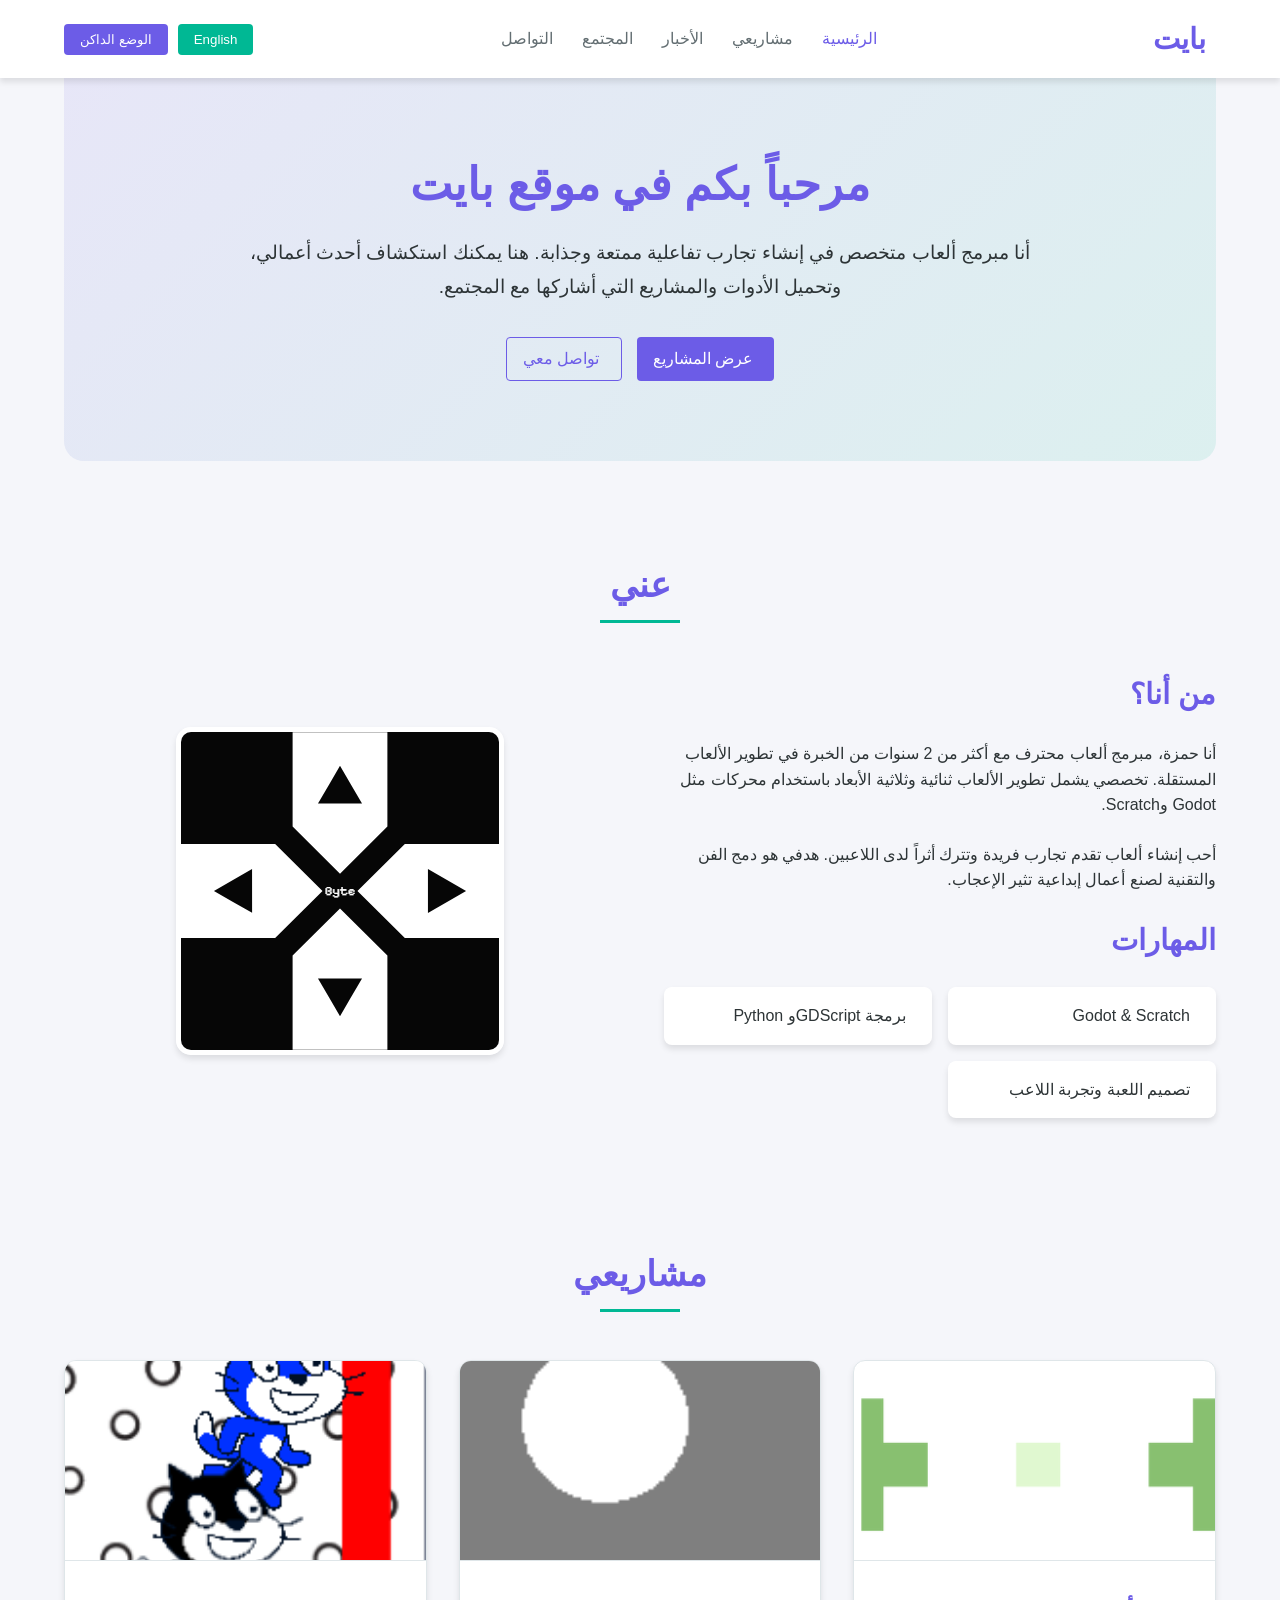
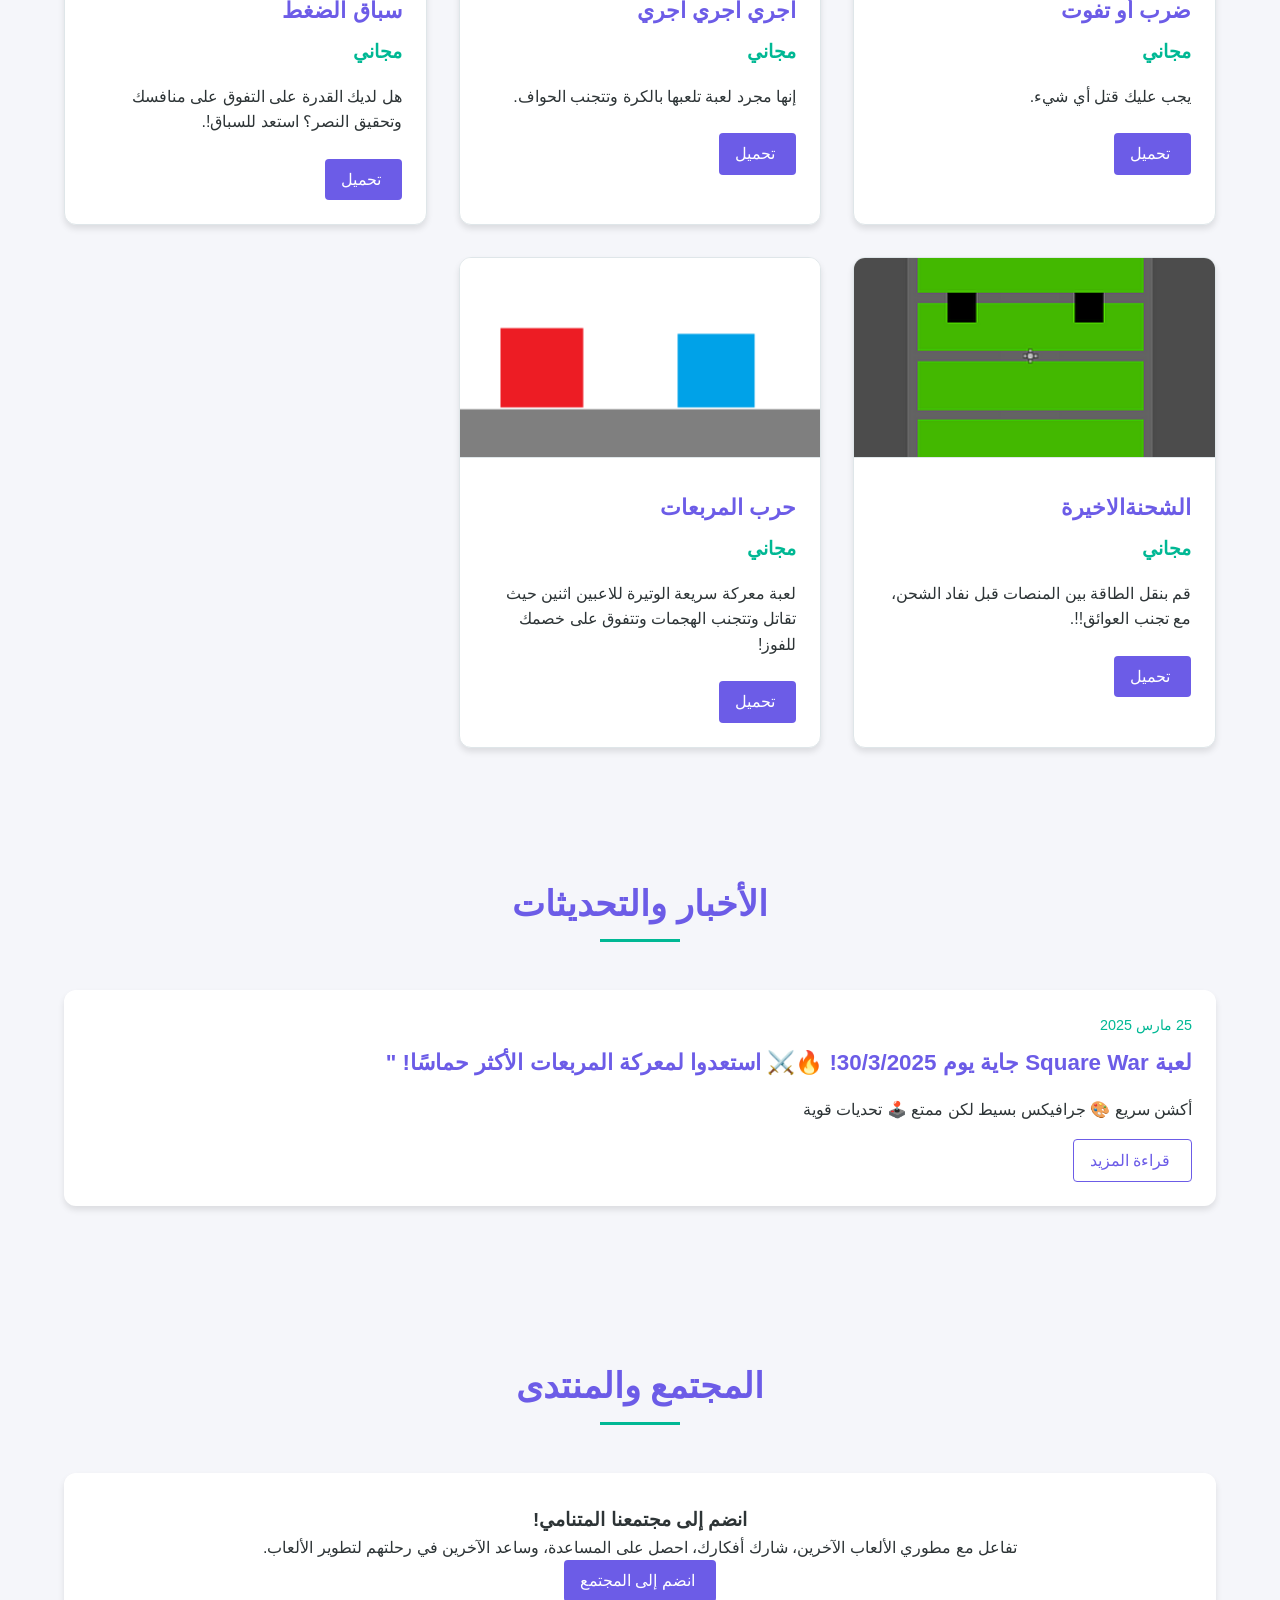
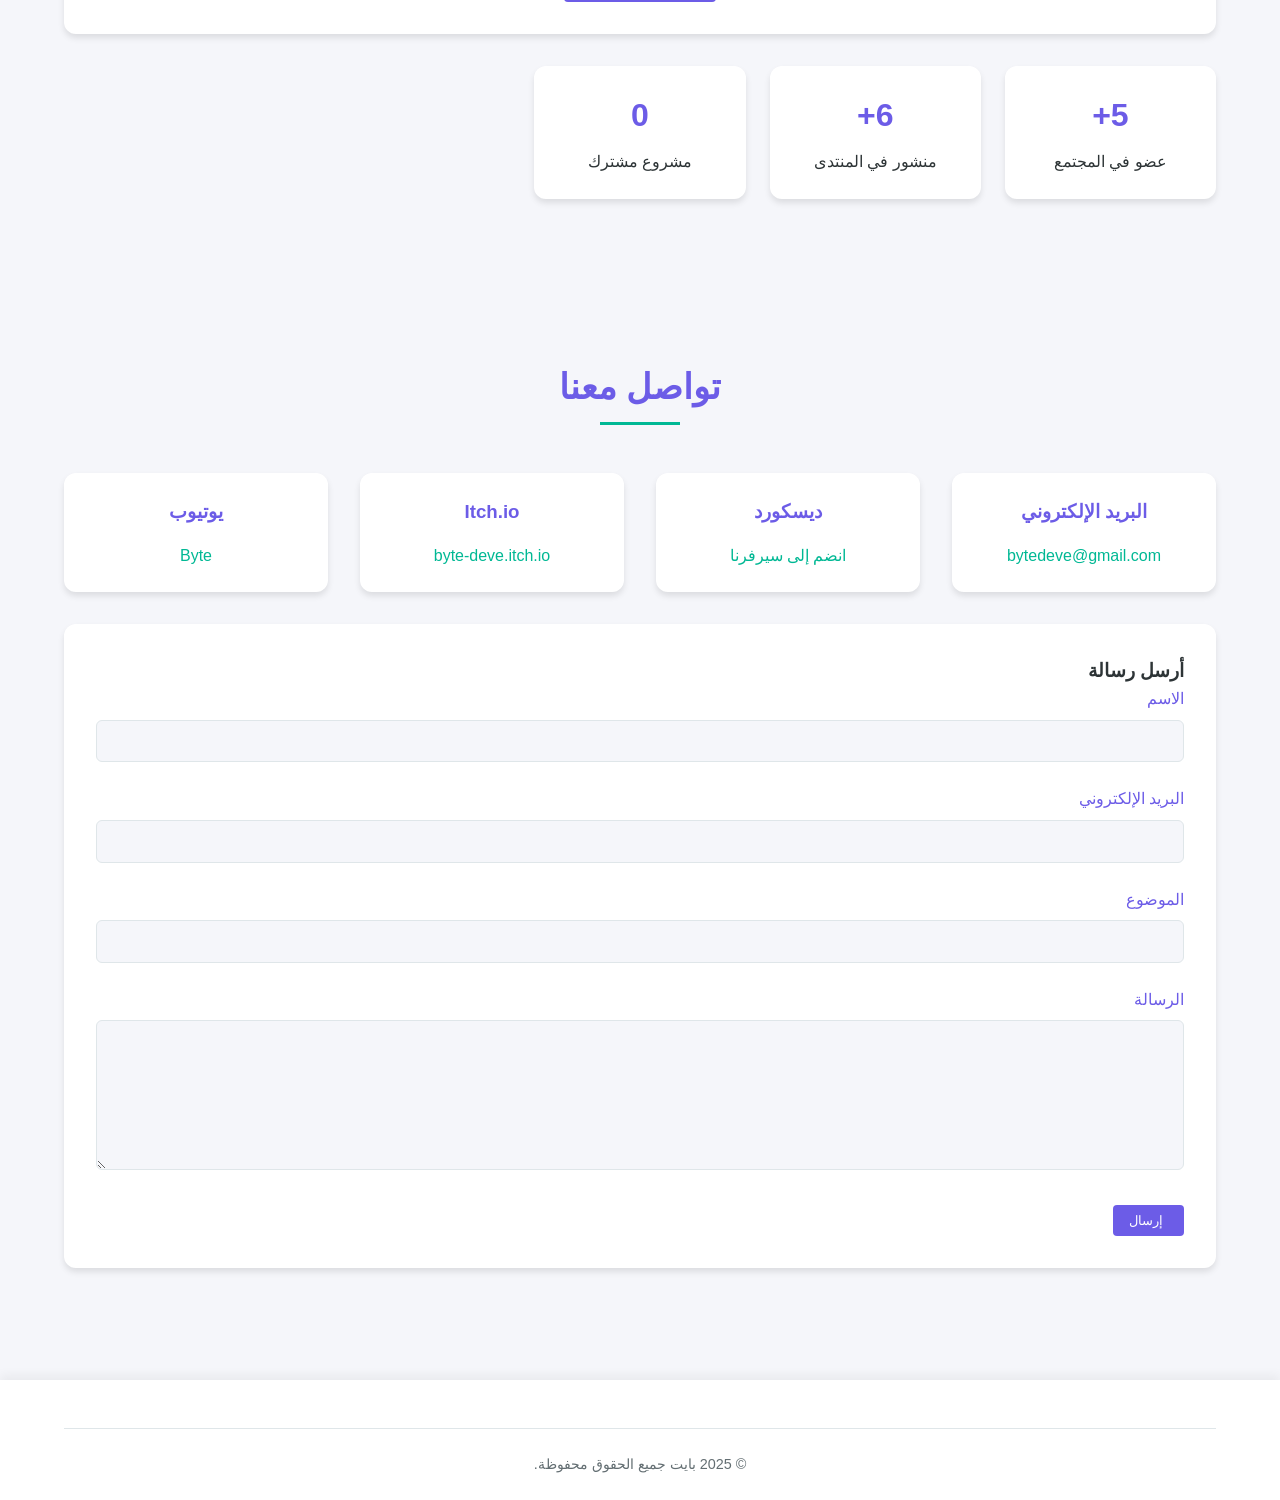
<file: index.html>
<!DOCTYPE html>
<html lang="ar" dir="rtl">
<head>
    <meta charset="UTF-8">
    <meta name="viewport" content="width=device-width, initial-scale=1.0">
    <title>بايت</title>
    <style>
        /* CSS Variables for Themes */
        :root {
            --primary-color: #6c5ce7;
            --secondary-color: #00b894;
            --accent-color: #fd79a8;
            --text-color: #2d3436;
            --bg-color: #f5f6fa;
            --card-bg: #ffffff;
            --header-bg: #ffffff;
            --border-color: #dfe6e9;
            --shadow: 0 4px 6px rgba(0, 0, 0, 0.1);
            --nav-link-color: #636e72;
            --menu-bg: #ffffff;
        }

        /* Dark Theme Variables */
        .dark-mode {
            --primary-color: #a29bfe;
            --secondary-color: #55efc4;
            --accent-color: #ff7675;
            --text-color: #f5f6fa;
            --bg-color: #2d3436;
            --card-bg: #1e272e;
            --header-bg: #1e272e;
            --border-color: #3d4a52;
            --shadow: 0 4px 6px rgba(0, 0, 0, 0.3);
            --nav-link-color: #b2bec3;
            --menu-bg: #1e272e;
        }

        /* Base Styles */
        * {
            box-sizing: border-box;
            margin: 0;
            padding: 0;
            text-decoration: none;
            scroll-behavior: smooth;
        }

        body {
            font-family: 'Tajawal', 'Segoe UI', Tahoma, Geneva, Verdana, sans-serif;
            background-color: var(--bg-color);
            color: var(--text-color);
            transition: all 0.3s ease;
            line-height: 1.6;
        }

        /* Header Styles */
        header {
            background-color: var(--header-bg);
            box-shadow: var(--shadow);
            position: sticky;
            top: 0;
            z-index: 1000;
            padding: 1rem 0;
        }

        .container {
            width: 90%;
            max-width: 1200px;
            margin: 0 auto;
        }

        .header-container {
            display: flex;
            justify-content: space-between;
            align-items: center;
            position: relative;
        }

        .logo {
            font-size: 1.8rem;
            font-weight: bold;
            color: var(--primary-color);
            text-decoration: none;
            display: flex;
            align-items: center;
            gap: 10px;
        }

        .logo i {
            font-size: 1.5rem;
        }

        /* Navigation */
        nav.desktop-nav ul {
            display: flex;
            list-style: none;
            padding: 0;
            margin: 0;
        }

        nav.desktop-nav ul li {
            margin-left: 1.5rem;
            position: relative;
        }

        nav.desktop-nav ul li a {
            color: var(--nav-link-color);
            text-decoration: none;
            font-weight: 500;
            transition: color 0.3s;
            display: flex;
            align-items: center;
            gap: 5px;
        }

        nav.desktop-nav ul li a i {
            font-size: 0.9rem;
        }

        nav.desktop-nav ul li a:hover {
            color: var(--primary-color);
        }

        .active {
            color: var(--primary-color) !important;
        }

        /* Burger Menu */
        .burger-menu {
            display: none;
            cursor: pointer;
            font-size: 1.5rem;
            color: var(--nav-link-color);
        }

        .mobile-nav {
            display: none;
            position: fixed;
            top: 0;
            right: -100%;
            width: 80%;
            max-width: 300px;
            height: 100vh;
            background-color: var(--menu-bg);
            box-shadow: -5px 0 15px rgba(0, 0, 0, 0.1);
            z-index: 1100;
            transition: right 0.3s ease;
            padding: 2rem;
            overflow-y: auto;
        }

        .mobile-nav.active {
            right: 0;
        }

        .mobile-nav ul {
            list-style: none;
            margin-top: 2rem;
        }

        .mobile-nav ul li {
            margin-bottom: 1.5rem;
        }

        .mobile-nav ul li a {
            color: var(--nav-link-color);
            text-decoration: none;
            font-size: 1.1rem;
            display: flex;
            align-items: center;
            gap: 10px;
        }

        .mobile-nav ul li a i {
            width: 20px;
            text-align: center;
        }

        .mobile-nav .close-btn {
            position: absolute;
            top: 1rem;
            left: 1rem;
            font-size: 1.5rem;
            cursor: pointer;
            color: var(--nav-link-color);
        }

        .overlay {
            display: none;
            position: fixed;
            top: 0;
            left: 0;
            width: 100%;
            height: 100%;
            background-color: rgba(0, 0, 0, 0.5);
            z-index: 1050;
        }

        .overlay.active {
            display: block;
        }

        /* Theme Toggle Buttons */
        .theme-toggle {
            display: flex;
            gap: 10px;
            align-items: center;
        }

        .btn {
            padding: 0.5rem 1rem;
            border: none;
            border-radius: 4px;
            cursor: pointer;
            font-weight: 500;
            transition: all 0.3s;
            display: inline-flex;
            align-items: center;
            gap: 5px;
        }

        .btn-primary {
            background-color: var(--primary-color);
            color: white;
        }

        .btn-secondary {
            background-color: var(--secondary-color);
            color: white;
        }

        .btn-accent {
            background-color: var(--accent-color);
            color: white;
        }

        .btn-outline {
            background-color: transparent;
            border: 1px solid var(--primary-color);
            color: var(--primary-color);
        }

        .btn:hover {
            opacity: 0.9;
            transform: translateY(-2px);
            box-shadow: 0 2px 5px rgba(0, 0, 0, 0.2);
        }

        /* Hero Section */
        .hero {
            padding: 5rem 0;
            text-align: center;
            background: linear-gradient(135deg, rgba(108, 92, 231, 0.1) 0%, rgba(0, 184, 148, 0.1) 100%);
            border-radius: 0 0 20px 20px;
            margin-bottom: 2rem;
        }

        .hero h1 {
            font-size: 2.8rem;
            margin-bottom: 1.5rem;
            color: var(--primary-color);
            line-height: 1.2;
        }

        .hero p {
            font-size: 1.2rem;
            max-width: 800px;
            margin: 0 auto 2rem;
            line-height: 1.8;
        }

        .hero-btns {
            display: flex;
            gap: 15px;
            justify-content: center;
            flex-wrap: wrap;
        }

        /* About Section */
        .section {
            padding: 4rem 0;
        }

        .section-title {
            text-align: center;
            margin-bottom: 3rem;
            position: relative;
        }

        .section-title h2 {
            font-size: 2.2rem;
            color: var(--primary-color);
            display: inline-block;
            padding-bottom: 10px;
        }

        .section-title h2::after {
            content: '';
            position: absolute;
            bottom: 0;
            left: 50%;
            transform: translateX(-50%);
            width: 80px;
            height: 3px;
            background-color: var(--secondary-color);
        }

        .about-content {
            display: flex;
            flex-wrap: wrap;
            align-items: center;
            gap: 3rem;
        }

        .about-text {
            flex: 1;
            min-width: 300px;
        }

        .about-text h3 {
            font-size: 1.8rem;
            margin-bottom: 1.5rem;
            color: var(--primary-color);
        }

        .about-text p {
            margin-bottom: 1.5rem;
        }

        .skills-list {
            display: grid;
            grid-template-columns: repeat(auto-fill, minmax(200px, 1fr));
            gap: 1rem;
            margin-top: 1.5rem;
        }

        .skill-item {
            background-color: var(--card-bg);
            padding: 1rem;
            border-radius: 8px;
            box-shadow: var(--shadow);
            display: flex;
            align-items: center;
            gap: 10px;
        }

        .skill-item i {
            color: var(--secondary-color);
            font-size: 1.2rem;
        }

        .about-image {
            flex: 1;
            min-width: 300px;
            text-align: center;
        }

        .about-image img {
            max-width: 100%;
            border-radius: 15px;
            box-shadow: var(--shadow);
            border: 5px solid var(--card-bg);
        }

        /* Games Section */
        .games-grid {
            display: grid;
            grid-template-columns: repeat(auto-fill, minmax(320px, 1fr));
            gap: 2rem;
        }

        .game-card {
            background-color: var(--card-bg);
            border-radius: 12px;
            overflow: hidden;
            box-shadow: var(--shadow);
            transition: transform 0.3s, box-shadow 0.3s;
            border: 1px solid var(--border-color);
        }

        .game-card:hover {
            transform: translateY(-10px);
            box-shadow: 0 10px 20px rgba(0, 0, 0, 0.15);
        }

        .game-image {
            width: 100%;
            height: 200px;
            object-fit: cover;
            border-bottom: 1px solid var(--border-color);
        }

        .game-details {
            padding: 1.5rem;
        }

        .game-title {
            font-size: 1.4rem;
            margin-bottom: 0.5rem;
            color: var(--primary-color);
        }

        .game-price {
            font-weight: bold;
            color: var(--secondary-color);
            margin-bottom: 1rem;
            font-size: 1.2rem;
        }

        .game-description {
            margin-bottom: 1.5rem;
            line-height: 1.6;
            color: var(--text-color);
        }

        .game-features {
            margin-bottom: 1.5rem;
            list-style-position: inside;
        }

        .game-features li {
            margin-bottom: 0.5rem;
            display: flex;
            align-items: center;
            gap: 5px;
        }

        .game-features li::before {
            content: '•';
            color: var(--accent-color);
            font-weight: bold;
            margin-left: 5px;
        }

        .game-btns {
            display: flex;
            gap: 10px;
            flex-wrap: wrap;
        }

        /* Blog Section */
        .blog-grid {
            display: grid;
            grid-template-columns: repeat(auto-fill, minmax(300px, 1fr));
            gap: 2rem;
        }

        .blog-card {
            background-color: var(--card-bg);
            border-radius: 12px;
            overflow: hidden;
            box-shadow: var(--shadow);
            transition: transform 0.3s;
        }

        .blog-card:hover {
            transform: translateY(-5px);
        }

        .blog-image {
            width: 100%;
            height: 180px;
            object-fit: cover;
        }

        .blog-content {
            padding: 1.5rem;
        }

        .blog-date {
            font-size: 0.9rem;
            color: var(--secondary-color);
            margin-bottom: 0.5rem;
        }

        .blog-title {
            font-size: 1.3rem;
            margin-bottom: 1rem;
            color: var(--primary-color);
        }

        .blog-excerpt {
            margin-bottom: 1.5rem;
            color: var(--text-color);
        }

        /* Downloads Section */
        .downloads-grid {
            display: grid;
            grid-template-columns: repeat(auto-fill, minmax(250px, 1fr));
            gap: 2rem;
        }

        .download-card {
            background-color: var(--card-bg);
            border-radius: 12px;
            padding: 1.5rem;
            box-shadow: var(--shadow);
            text-align: center;
            transition: transform 0.3s;
        }

        .download-card:hover {
            transform: translateY(-5px);
        }

        .download-icon {
            font-size: 2.5rem;
            color: var(--primary-color);
            margin-bottom: 1rem;
        }

        .download-title {
            font-size: 1.3rem;
            margin-bottom: 1rem;
            color: var(--primary-color);
        }

        .download-size {
            color: var(--secondary-color);
            margin-bottom: 1.5rem;
            font-size: 0.9rem;
        }

        /* Store Section */
        .store-grid {
            display: grid;
            grid-template-columns: repeat(auto-fill, minmax(280px, 1fr));
            gap: 2rem;
        }

        .store-card {
            background-color: var(--card-bg);
            border-radius: 12px;
            overflow: hidden;
            box-shadow: var(--shadow);
            transition: transform 0.3s;
        }

        .store-card:hover {
            transform: translateY(-5px);
        }

        .store-image {
            width: 100%;
            height: 180px;
            object-fit: cover;
        }

        .store-content {
            padding: 1.5rem;
        }

        .store-title {
            font-size: 1.3rem;
            margin-bottom: 0.5rem;
            color: var(--primary-color);
        }

        .store-price {
            font-weight: bold;
            color: var(--secondary-color);
            margin-bottom: 1rem;
            font-size: 1.2rem;
        }

        .store-description {
            margin-bottom: 1.5rem;
            color: var(--text-color);
        }

        /* News Section */
        .news-item {
            background-color: var(--card-bg);
            border-radius: 12px;
            padding: 1.5rem;
            margin-bottom: 1.5rem;
            box-shadow: var(--shadow);
        }

        .news-date {
            font-size: 0.9rem;
            color: var(--secondary-color);
            margin-bottom: 0.5rem;
        }

        .news-title {
            font-size: 1.4rem;
            margin-bottom: 1rem;
            color: var(--primary-color);
        }

        .news-content {
            margin-bottom: 1rem;
            color: var(--text-color);
        }

        /* Forum Section */
        .forum-intro {
            background-color: var(--card-bg);
            border-radius: 12px;
            padding: 2rem;
            margin-bottom: 2rem;
            box-shadow: var(--shadow);
            text-align: center;
        }

        .forum-stats {
            display: grid;
            grid-template-columns: repeat(auto-fill, minmax(200px, 1fr));
            gap: 1.5rem;
            margin-bottom: 2rem;
        }

        .stat-card {
            background-color: var(--card-bg);
            border-radius: 12px;
            padding: 1.5rem;
            text-align: center;
            box-shadow: var(--shadow);
        }

        .stat-number {
            font-size: 2rem;
            font-weight: bold;
            color: var(--primary-color);
            margin-bottom: 0.5rem;
        }

        .stat-label {
            color: var(--text-color);
        }

        /* Contact Section */
        .contact-methods {
            display: grid;
            grid-template-columns: repeat(auto-fill, minmax(250px, 1fr));
            gap: 2rem;
            margin-bottom: 2rem;
        }

        .contact-card {
            background-color: var(--card-bg);
            padding: 1.5rem;
            border-radius: 12px;
            text-align: center;
            box-shadow: var(--shadow);
            transition: transform 0.3s;
        }

        .contact-card:hover {
            transform: translateY(-5px);
        }

        .contact-card i {
            font-size: 2rem;
            color: var(--primary-color);
            margin-bottom: 1rem;
        }

        .contact-card h3 {
            margin-bottom: 1rem;
            color: var(--primary-color);
        }

        .contact-card a {
            color: var(--secondary-color);
            text-decoration: none;
            word-break: break-all;
            transition: color 0.3s;
        }

        .contact-card a:hover {
            color: var(--accent-color);
            text-decoration: underline;
        }

        .contact-form {
            background-color: var(--card-bg);
            border-radius: 12px;
            padding: 2rem;
            box-shadow: var(--shadow);
            margin-top: 2rem;
        }

        .form-group {
            margin-bottom: 1.5rem;
        }

        .form-group label {
            display: block;
            margin-bottom: 0.5rem;
            font-weight: 500;
            color: var(--primary-color);
        }

        .form-control {
            width: 100%;
            padding: 0.8rem;
            border: 1px solid var(--border-color);
            border-radius: 6px;
            background-color: var(--bg-color);
            color: var(--text-color);
            font-family: inherit;
            transition: border-color 0.3s;
        }

        .form-control:focus {
            outline: none;
            border-color: var(--primary-color);
        }

        textarea.form-control {
            min-height: 150px;
            resize: vertical;
        }

        /* Footer */
        footer {
            background-color: var(--header-bg);
            padding: 3rem 0 1.5rem;
            margin-top: 3rem;
            box-shadow: 0 -5px 10px rgba(0, 0, 0, 0.05);
        }

        .footer-content {
            display: grid;
            grid-template-columns: repeat(auto-fill, minmax(200px, 1fr));
            gap: 2rem;
            margin-bottom: 2rem;
        }

        .footer-column h3 {
            color: var(--primary-color);
            margin-bottom: 1.5rem;
            font-size: 1.2rem;
        }

        .footer-column ul {
            list-style: none;
        }

        .footer-column ul li {
            margin-bottom: 0.8rem;
        }

        .footer-column ul li a {
            color: var(--nav-link-color);
            text-decoration: none;
            transition: color 0.3s;
        }

        .footer-column ul li a:hover {
            color: var(--primary-color);
        }

        .social-links {
            display: flex;
            gap: 1rem;
            margin-top: 1rem;
        }

        .social-links a {
            color: var(--nav-link-color);
            font-size: 1.2rem;
            transition: color 0.3s;
        }

        .social-links a:hover {
            color: var(--primary-color);
        }

        .copyright {
            text-align: center;
            padding-top: 1.5rem;
            border-top: 1px solid var(--border-color);
            color: var(--nav-link-color);
            font-size: 0.9rem;
        }

        /* Back to Top Button */
        .back-to-top {
            position: fixed;
            bottom: 20px;
            right: 20px;
            width: 50px;
            height: 50px;
            background-color: var(--primary-color);
            color: white;
            border-radius: 50%;
            display: flex;
            align-items: center;
            justify-content: center;
            font-size: 1.2rem;
            cursor: pointer;
            opacity: 0;
            visibility: hidden;
            transition: all 0.3s;
            z-index: 100;
            box-shadow: 0 2px 10px rgba(0, 0, 0, 0.2);
        }

        .back-to-top.active {
            opacity: 1;
            visibility: visible;
        }

        .back-to-top:hover {
            background-color: var(--secondary-color);
        }

        /* Responsive Styles */
        @media (max-width: 992px) {
            .hero h1 {
                font-size: 2.4rem;
            }
            
            nav.desktop-nav {
                display: none;
            }
            
            .burger-menu {
                display: block;
            }
        }

        @media (max-width: 768px) {
            .hero {
                padding: 3rem 0;
            }
            
            .hero h1 {
                font-size: 2rem;
            }
            
            .hero p {
                font-size: 1.1rem;
            }
            
            .section-title h2 {
                font-size: 1.8rem;
            }
            
            .about-content {
                flex-direction: column;
            }
            
            .footer-content {
                grid-template-columns: 1fr 1fr;
            }
        }

        @media (max-width: 576px) {
            .hero h1 {
                font-size: 1.8rem;
            }
            
            .hero-btns {
                flex-direction: column;
                align-items: center;
            }
            
            .btn {
                width: 100%;
                justify-content: center;
            }
            
            .footer-content {
                grid-template-columns: 1fr;
            }
        }

        /* RTL/LTR Styles */
        [dir="rtl"] {
            text-align: right;
        }

        [dir="ltr"] {
            text-align: left;
        }

        [dir="rtl"] nav.desktop-nav ul li {
            margin-right: 1.5rem;
            margin-left: 0;
        }

        [dir="ltr"] .mobile-nav {
            right: auto;
            left: -100%;
        }

        [dir="ltr"] .mobile-nav.active {
            right: auto;
            left: 0;
        }

        [dir="rtl"] .close-btn {
            right: 1rem;
            left: auto;
        }

        /* Animation */
        @keyframes fadeIn {
            from { opacity: 0; transform: translateY(20px); }
            to { opacity: 1; transform: translateY(0); }
        }

        .fade-in {
            animation: fadeIn 0.6s ease forwards;
        }

        /* Delay for items */
        .delay-1 { animation-delay: 0.1s; }
        .delay-2 { animation-delay: 0.2s; }
        .delay-3 { animation-delay: 0.3s; }
        .delay-4 { animation-delay: 0.4s; }
        .delay-5 { animation-delay: 0.5s; }

        /* Icon Font */
        @import url('https://cdnjs.cloudflare.com/ajax/libs/font-awesome/6.0.0-beta3/css/all.min.css');
        @import url('https://fonts.googleapis.com/css2?family=Tajawal:wght@400;500;700&display=swap');
    </style>
</head>
<body>
    <!-- Header with Navigation -->
    <header>
        <div class="container header-container">
            <a href="#" class="logo">
                <i class="fas fa-gamepad"></i>
                <span data-lang="logo">بايت</span>
            </a>
            
            <nav class="desktop-nav">
                <ul>
                    <li><a href="#home" class="active"><i class="fas fa-home"></i> <span data-lang="home">الرئيسية</span></a></li>
                    <li><a href="#projects"><i class="fas fa-project-diagram"></i> <span data-lang="projects">مشاريعي</span></a></li>
                    <li><a href="#news"><i class="fas fa-newspaper"></i> <span data-lang="news">الأخبار</span></a></li>
                    <li><a href="#forum"><i class="fas fa-users"></i> <span data-lang="forum">المجتمع</span></a></li>
                    <li><a href="#contact"><i class="fas fa-envelope"></i> <span data-lang="contact">التواصل</span></a></li>
                </ul>
            </nav>
            
            <div class="theme-toggle">
                <button id="langToggle" class="btn btn-secondary" data-lang="toggleLang">English</button>
                <button id="themeToggle" class="btn btn-primary" data-lang="toggleTheme">الوضع الداكن</button>
            </div>
            
            <div class="burger-menu">
                <i class="fas fa-bars"></i>
            </div>
        </div>
    </header>
     
    <!-- Mobile Navigation -->
    <div class="overlay"></div>
    <nav class="mobile-nav">
        <div class="close-btn">
            <i class="fas fa-times"></i>
        </div>
        <ul>
            <li><a href="#home" class="active"><i class="fas fa-home"></i> <span data-lang="home">الرئيسية</span></a></li>
            <li><a href="#projects"><i class="fas fa-project-diagram"></i> <span data-lang="projects">مشاريعي</span></a></li>
            <li><a href="#forum"><i class="fas fa-users"></i> <span data-lang="forum">المجتمع</span></a></li>
            <li><a href="#contact"><i class="fas fa-envelope"></i> <span data-lang="contact">التواصل</span></a></li>
        </ul>
    </nav>

    <!-- Main Content -->
    <main class="container">
        <!-- Home Section -->
        <section id="home" class="hero fade-in">
            <h1 data-lang="welcome">مرحباً بكم في موقع بايت</h1>
            <p data-lang="welcomeText">أنا مبرمج ألعاب متخصص في إنشاء تجارب تفاعلية ممتعة وجذابة. هنا يمكنك استكشاف أحدث أعمالي، وتحميل الأدوات والمشاريع التي أشاركها مع المجتمع.</p>
            <div class="hero-btns">
                <a href="#projects" class="btn btn-primary"><i class="fas fa-gamepad"></i> <span data-lang="viewProjects">عرض المشاريع</span></a>
                <a href="#contact" class="btn btn-outline"><i class="fas fa-envelope"></i> <span data-lang="contactMe">تواصل معي</span></a>
            </div>
        </section>

        <!-- About Section -->
        <section id="about" class="section">
            <div class="section-title">
                <h2 data-lang="aboutTitle">عني</h2>
            </div>
            <div class="about-content fade-in delay-1">
                <div class="about-text">
                    <h3 data-lang="whoAmI">من أنا؟</h3>
                    <p data-lang="aboutText1">أنا حمزة، مبرمج ألعاب محترف مع أكثر من 2 سنوات من الخبرة في تطوير الألعاب المستقلة. تخصصي يشمل تطوير الألعاب ثنائية وثلاثية الأبعاد باستخدام محركات مثل Godot  وScratch.</p>
                    <p data-lang="aboutText2">أحب إنشاء ألعاب تقدم تجارب فريدة وتترك أثراً لدى اللاعبين. هدفي هو دمج الفن والتقنية لصنع أعمال إبداعية تثير الإعجاب.</p>
                    <h3 data-lang="skills">المهارات</h3>
                    <div class="skills-list">
                        <div class="skill-item">
                            <i class="fas fa-code"></i>
                            <span data-lang="skill1">Godot & Scratch</span>
                        </div>
                        <div class="skill-item">
                            <i class="fas fa-laptop-code"></i>
                            <span data-lang="skill2">برمجة GDScriptو Python</span>
                        </div>
                        <div class="skill-item">
                            <i class="fas fa-gamepad"></i>
                            <span data-lang="skill3">تصميم اللعبة وتجربة اللاعب</span>
                        </div>
                    </div>
                </div>
                <div class="about-image">
                    <img src="favicon.png" alt="صورة المبرمج" data-lang="devImage" data-lang-alt="Developer Image">
                </div>
            </div>
        </section>

        <!-- Projects Section -->
        <section id="projects" class="section">
            <div class="section-title">
                <h2 data-lang="projectsTitle">مشاريعي</h2>
            </div>
            <div class="games-grid">
                <!-- Game 1 -->
                <div class="game-card fade-in delay-2">
                    <img src="assets/img/project/hit.png" class="game-image" alt="صورة اللعبة" data-lang="game1Image" data-lang-alt="Game 1 Image">
                    <div class="game-details">
                        <h3 class="game-title" data-lang="game1Title">ضرب أو تفوت</h3>
                        <div class="game-price" data-lang="game1Price">مجاني</div>
                        <p class="game-description" data-lang="game1Desc">يجب عليك قتل أي شيء.</p>                       
                        <div class="game-btns">
                            <a href="https://byte-deve.itch.io/hit-or-miss" class="btn btn-primary"><i class="fas fa-download"></i> <span data-lang="download">تحميل</span></a>
                        </div>
                    </div>
                </div>

                <!-- Game 2 -->
                <div class="game-card fade-in delay-3">
                    <img src="assets/img/project/icon.png" class="game-image" alt="صورة اللعبة" data-lang="game2Image" data-lang-alt="Game 2 Image">
                    <div class="game-details">
                        <h3 class="game-title" data-lang="game2Title">اجري اجري اجري</h3>
                        <div class="game-price" data-lang="game2Price">مجاني</div>
                        <p class="game-description" data-lang="game2Desc">إنها مجرد لعبة تلعبها بالكرة وتتجنب الحواف.</p>
                        <div class="game-btns">
                            <a href="https://byte-deve.itch.io/run-run-run" class="btn btn-primary"><i class="fas fa-download"></i> <span data-lang="download">تحميل</span></a>
                        </div>
                    </div>
                </div>

                <!-- Game 3 -->
                <div class="game-card fade-in delay-4">
                    <img src="assets/img/project/icon (2).png" class="game-image" alt="صورة اللعبة" data-lang="game3Image" data-lang-alt="Game 3 Image">
                    <div class="game-details">
                        <h3 class="game-title" data-lang="game3Title">سباق الضغط</h3>
                        <div class="game-price" data-lang="game3Price">مجاني</div>
                        <p class="game-description" data-lang="game3Desc">هل لديك القدرة على التفوق على منافسك وتحقيق النصر؟ استعد للسباق!.</p>
                        <div class="game-btns">
                            <a href="https://byte-deve.itch.io/clicker-race" class="btn btn-primary"><i class="fas fa-download"></i> <span data-lang="download">تحميل</span></a>
                        </div>
                    </div>
                </div>
                <div class="game-card fade-in delay-4">
                    <img src="assets/img/project/Xolarl.png" class="game-image" alt="صورة اللعبة" data-lang="game3Image" data-lang-alt="Game 3 Image">
                    <div class="game-details">
                        <h3 class="game-title" data-lang="game4Title">الشحنةالاخيرة</h3>
                        <div class="game-price" data-lang="game4Price">مجاني</div>
                        <p class="game-description" data-lang="game4Desc">قم بنقل الطاقة بين المنصات قبل نفاد الشحن، مع تجنب العوائق!!.</p>
                        <div class="game-btns">
                            <a href="https://byte-deve.itch.io/the-last-charge" class="btn btn-primary"><i class="fas fa-download"></i> <span data-lang="download">تحميل</span></a>
                        </div>
                    </div>
                </div>
                <div class="game-card fade-in delay-4">
                    <img src="assets/img/project/icon (3).png" class="game-image" alt="صورة اللعبة" data-lang="game3Image" data-lang-alt="Game 3 Image">
                    <div class="game-details">
                        <h3 class="game-title" data-lang="game5Title">حرب المربعات</h3>
                        <div class="game-price" data-lang="game5Price">مجاني</div>
                        <p class="game-description" data-lang="game5Desc">لعبة معركة سريعة الوتيرة للاعبين اثنين حيث تقاتل وتتجنب الهجمات وتتفوق على خصمك للفوز!</p>
                        <div class="game-btns">
                            <a href="https://byte-deve.itch.io/square-war" class="btn btn-primary"><i class="fas fa-download"></i> <span data-lang="download">تحميل</span></a>
                        </div>
                    </div>
                </div>
            </div>
        </section>

        <!-- News Section -->
        <section id="news" class="section">
            <div class="section-title">
                <h2 data-lang="newsTitle">الأخبار والتحديثات</h2>
            </div>
            
            <!-- News Item 1 -->
            <div class="news-item fade-in delay-2">
                <div class="news-date" data-lang="news1Date">25 مارس 2025</div>
                <h3 class="news-title" data-lang="news1Title">لعبة Square War جاية يوم 30/3/2025! 🔥⚔️
                    استعدوا لمعركة المربعات الأكثر حماسًا! "</h3>
                <p class="news-content" data-lang="news1Content"> أكشن سريع
                    🎨 جرافيكس بسيط لكن ممتع
                    🕹️ تحديات قوية</p>
                <a href="http://youtube.com/post/UgkxQiccc4gsPpkzdOYDcWPFpeiwGYm0r69o?si=pdvAbek3bTSrfZff" class="btn btn-outline"><i class="fas fa-newspaper"></i> <span data-lang="readMore">قراءة المزيد</span></a>
            </div>
            
            
        </section>

        <!-- Forum Section -->
        <section id="forum" class="section">
            <div class="section-title">
                <h2 data-lang="forumTitle">المجتمع والمنتدى</h2>
            </div>
            
            <div class="forum-intro fade-in delay-2">
                <h3 data-lang="forumWelcome">انضم إلى مجتمعنا المتنامي!</h3>
                <p data-lang="forumIntro">تفاعل مع مطوري الألعاب الآخرين، شارك أفكارك، احصل على المساعدة، وساعد الآخرين في رحلتهم لتطوير الألعاب.</p>
                <a href="https://discord.gg/sXSQdAAE" class="btn btn-primary"><i class="fas fa-users"></i> <span data-lang="joinCommunity">انضم إلى المجتمع</span></a>
            </div>
            
            <div class="forum-stats">
                <div class="stat-card fade-in delay-3">
                    <div class="stat-number">5+</div>
                    <div class="stat-label" data-lang="stat1">عضو في المجتمع</div>
                </div>
                <div class="stat-card fade-in delay-4">
                    <div class="stat-number">6+</div>
                    <div class="stat-label" data-lang="stat2">منشور في المنتدى</div>
                </div>
                <div class="stat-card fade-in delay-5">
                    <div class="stat-number">0</div>
                    <div class="stat-label" data-lang="stat3">مشروع مشترك</div>
                </div>
            </div>
        </section>

        <!-- Contact Section -->
        <section id="contact" class="section">
            <div class="section-title">
                <h2 data-lang="contactTitle">تواصل معنا</h2>
            </div>
            
            <div class="contact-methods">
                <div class="contact-card fade-in delay-2">
                    <i class="fas fa-envelope"></i>
                    <h3 data-lang="email">البريد الإلكتروني</h3>
                    <a href="mailto:bytedeve@gmail.com">bytedeve@gmail.com</a>
                </div>
                <div class="contact-card fade-in delay-3">
                    <i class="fab fa-discord"></i>
                    <h3 data-lang="discord">ديسكورد</h3>
                    <a href="https://discord.gg/sXSQdAAE" data-lang="discordLink">انضم إلى سيرفرنا</a>
                </div>
                <div class="contact-card fade-in delay-4">
                    <i class="fas fa-gamepad"></i>
                    <h3 data-lang="itch">Itch.io</h3>
                    <a href="https://byte-deve.itch.io/" target="_blank">byte-deve.itch.io</a>
                </div>
                <div class="contact-card fade-in delay-4">
                    <i class="fas fa-youtube"></i>
                    <h3 data-lang="Youtube">يوتيوب</h3>
                    <a href="https://www.youtube.com/@Byte-nk8db" target="_blank">Byte</a>
                </div>
            </div>
            
            <div class="contact-form fade-in delay-5">
                <h3 data-lang="sendMessage">أرسل رسالة</h3>
                <form>
                    <div class="form-group">
                        <label for="name" data-lang="nameLabel">الاسم</label>
                        <input type="text" id="name" class="form-control" required>
                    </div>
                    <div class="form-group">
                        <label for="email" data-lang="emailLabel">البريد الإلكتروني</label>
                        <input type="email" id="email" class="form-control" required>
                    </div>
                    <div class="form-group">
                        <label for="subject" data-lang="subjectLabel">الموضوع</label>
                        <input type="text" id="subject" class="form-control" required>
                    </div>
                    <div class="form-group">
                        <label for="message" data-lang="messageLabel">الرسالة</label>
                        <textarea id="message" class="form-control" required></textarea>
                    </div>
                    <button type="submit" class="btn btn-primary"><i class="fas fa-paper-plane"></i> <span data-lang="send">إرسال</span></button>
                </form>
            </div>
        </section>
    </main>

    <!-- Footer -->
    <footer>
        <div class="container">
            <div class="copyright">
                <p data-lang="copyright">© 2025 بايت جميع الحقوق محفوظة.</p>
            </div>
        </div>
    </footer>

    <!-- Back to Top Button -->
    <div class="back-to-top">
        <i class="fas fa-arrow-up"></i>
    </div>

    <!-- JavaScript -->
    <script>
        // Language Toggle Functionality
        const langToggle = document.getElementById('langToggle');
        const themeToggle = document.getElementById('themeToggle');
        const htmlElement = document.documentElement;
        const burgerMenu = document.querySelector('.burger-menu');
        const mobileNav = document.querySelector('.mobile-nav');
        const overlay = document.querySelector('.overlay');
        const closeBtn = document.querySelector('.close-btn');
        
        // Language Data
        const translations = {
            'en': {
                'logo': 'byte',
                'home': 'Home',
                'projects': 'Projects',
                'news':'News',
                'forum': 'Community',
                'contact': 'Contact',
                'toggleLang': 'العربية',
                'toggleTheme': 'Dark Mode',
                'welcome': 'Welcome to byte Portfolio',
                'welcomeText': 'I am a game developer specialized in creating fun and engaging interactive experiences. Here you can explore my latest works, and download the tools and projects I share with the community.',
                'viewProjects': 'View Projects',
                'contactMe': 'Contact Me',
                'aboutTitle': 'About Me',
                'whoAmI': 'Who Am I?',
                'aboutText1': 'I am Hamza, a professional game developer with over 2 years of experience in indie game development. My expertise includes 2D and 3D game development using engines like Godot and Scratch.',
                'aboutText2': 'I love creating games that offer unique experiences and leave an impact on players. My goal is to merge art and technology to make creative works that impress.',
                'skills': 'Skills',
                'skill1': 'Godot & Scratch',
                'skill2': 'GDScript & Python Programming',
                'skill3': 'Game Design & Player Experience',
                'devImage': 'Developer Photo',
                'projectsTitle': 'My Projects',
                'game1Title': 'Hit or miss',
                'game1Price': 'Free',
                'game1Desc': 'you must kill any thing.',
                'game2Title': 'Run run run',
                'game2Price': 'Free',
                'game2Desc': "it's just a game that you play with ball and avoid the edges.",
                'game3Title': 'Clicker Race',
                'game3Price': 'Free',
                'game3Desc': 'Do you have what it takes to outpace your rival and claim victory? Get ready to race!.',
                'game4Title': 'The last charge',
                'game4Price': 'Free',
                'game4Desc': 'Transfer energy between platforms before running out of charge, while avoiding obstacles!',
                'game5Title': 'Square war',
                'game5Price': 'Free',
                'game5Desc': 'A fast-paced 2-player battle game where you fight , dodge attacks, and outsmart your opponent to win!',
                'download': 'Download',
                'readMore': 'Read more',
                'newsTitle': 'News & Updates',
                'news1Date': 'march 25, 2025',
                'news1Title': 'Square War is coming on March 30, 2025! 🔥⚔️Get ready for the most exciting square battle! 🟥🆚🟦',
                'news1Content': 'Fast action 🎨 Simple but fun graphics🕹️ Tough challenges.',
                'forumTitle': 'Community & Forum',
                'forumWelcome': 'Join Our Growing Community!',
                'forumIntro': 'Interact with other game developers, share your ideas, get help, and help others in their game development journey.',
                'joinCommunity': 'Join Community',
                'stat1': 'Community Members',
                'stat2': 'Forum Posts',
                'stat3': 'Collaborative Projects',
                'contactTitle': 'Contact Us',
                'email': 'Email',
                'discord': 'Discord',
                'discordLink': 'Join Our Server',
                'itch': 'Itch.io',
                'Youtube': 'Youtube',
                'sendMessage': 'Send a Message',
                'nameLabel': 'Name',
                'emailLabel': 'Email',
                'subjectLabel': 'Subject',
                'messageLabel': 'Message',
                'send': 'Send',
                'copyright': '© 2025 Byte. All rights reserved.'
            },
            'ar': {
                'logo': 'بايت',
                'home': 'الرئيسية',
                'projects': 'مشاريعي',
                'news': 'الأخبار',
                'forum': 'المجتمع',
                'contact': 'التواصل',
                'toggleLang': 'English',
                'toggleTheme': 'الوضع الداكن',
                'welcome': 'مرحباً بكم في موقع بايت',
                'welcomeText': 'أنا مبرمج ألعاب متخصص في إنشاء تجارب تفاعلية ممتعة وجذابة. هنا يمكنك استكشاف أحدث أعمالي، وتحميل الأدوات والمشاريع التي أشاركها مع المجتمع.',
                'viewProjects': 'عرض المشاريع',
                'contactMe': 'تواصل معي',
                'aboutTitle': 'عني',
                'whoAmI': 'من أنا؟',
                'aboutText1': 'أنا حمزة، مبرمج ألعاب محترف مع أكثر من 2 سنوات من الخبرة في تطوير الألعاب المستقلة. تخصصي يشمل تطوير الألعاب ثنائية وثلاثية الأبعاد باستخدام محركات مثل.',
                'aboutText2': 'أحب إنشاء ألعاب تقدم تجارب فريدة وتترك أثراً لدى اللاعبين. هدفي هو دمج الفن والتقنية لصنع أعمال إبداعية تثير الإعجاب.',
                'skills': 'المهارات',
                'skill1': 'Godot & Scratch',
                'skill2': 'برمجة GDScriptو Python',
                'skill3': 'تصميم اللعبة وتجربة اللاعب',
                'skill4': 'الرسومات ثلاثية الأبعاد والرسوم المتحركة',
                'devImage': 'صورة المبرمج',
                'projectsTitle': 'مشاريعي',
                'game1Title': 'ضرب أو تفوت',
                'game1Price': 'مجاني',
                'game1Desc': 'يجب عليك قتل أي شيء.',
                'game2Title': 'اجري اجري اجري',
                'game2Price': 'مجاني',
                'game2Desc': 'إنها مجرد لعبة تلعبها بالكرة وتتجنب الحواف..',
                'game3Title': 'سباق الضغط',
                'game3Price': 'مجاني',
                'game3Desc': 'هل لديك القدرة على التفوق على منافسك وتحقيق النصر؟ استعد للسباق!',
                'download': 'تحميل',
                'game4Title': 'الشحنة الاخيرة',
                'game4Price': 'مجاني',
                'game4Desc': 'قم بنقل الطاقة بين المنصات قبل نفاد الشحن، مع تجنب العوائق!',
                'game5Title': 'حرب المربعات',
                'game5Price': 'مجاني',
                'game5Desc': 'لعبة معركة سريعة الوتيرة للاعبين اثنين حيث تقاتل وتتجنب الهجمات وتتفوق على خصمك للفوز!',
                'download': 'تحميل',
                'details': 'تفاصيل',
                'readMore':'قراءة المزيد',
                'newsTitle': 'الأخبار والتحديثات',
                'news1Date': '25 مارس 2025',
                'news1Title': 'لعبة Square War جاية يوم 30/3/2025! 🔥⚔️ استعدوا لمعركة المربعات الأكثر حماسًا!',
                'news1Content': 'أكشن سريع 🎨 جرافيكس بسيط لكن ممتع 🕹️ تحديات قوية.',
                'forumTitle': 'المجتمع والمنتدى',
                'forumWelcome': 'انضم إلى مجتمعنا المتنامي!',
                'forumIntro': 'تفاعل مع مطوري الألعاب الآخرين، شارك أفكارك، احصل على المساعدة، وساعد الآخرين في رحلتهم لتطوير الألعاب.',
                'joinCommunity': 'انضم إلى المجتمع',
                'stat1': 'عضو في المجتمع',
                'stat2': 'منشور في المنتدى',
                'stat3': 'مشروع مشترك',
                'contactTitle': 'تواصل معنا',
                'email': 'البريد الإلكتروني',
                'discord': 'ديسكورد',
                'discordLink': 'انضم إلى سيرفرنا',
                'itch': 'Itch.io',
                'Youtube': 'يوتيوب',
                'sendMessage': 'أرسل رسالة',
                'nameLabel': 'الاسم',
                'emailLabel': 'البريد الإلكتروني',
                'subjectLabel': 'الموضوع',
                'messageLabel': 'الرسالة',
                'send': 'إرسال',
                'copyright': '© 2025 بايت. جميع الحقوق محفوظة.'
            }
        };

        // Current language
        let currentLang = 'ar';
        
        // Theme state
        let darkMode = false;

        // Toggle Language
        langToggle.addEventListener('click', () => {
            currentLang = currentLang === 'ar' ? 'en' : 'ar';
            
            // Update HTML direction
            htmlElement.setAttribute('dir', currentLang === 'ar' ? 'rtl' : 'ltr');
            htmlElement.setAttribute('lang', currentLang);
            
            // Update button text
            langToggle.textContent = translations[currentLang]['toggleLang'];
            
            // Update all translatable elements
            document.querySelectorAll('[data-lang]').forEach(element => {
                const key = element.getAttribute('data-lang');
                if (translations[currentLang][key]) {
                    if (element.hasAttribute('data-lang-alt') && element.tagName === 'IMG') {
                        element.setAttribute('alt', translations[currentLang][key]);
                    } else {
                        element.textContent = translations[currentLang][key];
                    }
                }
            });
        });

        // Toggle Theme
        themeToggle.addEventListener('click', () => {
            darkMode = !darkMode;
            
            if (darkMode) {
                document.body.classList.add('dark-mode');
                themeToggle.textContent = translations[currentLang]['toggleTheme'] === 'الوضع الداكن' ? 'الوضع الفاتح' : 'Light Mode';
            } else {
                document.body.classList.remove('dark-mode');
                themeToggle.textContent = translations[currentLang]['toggleTheme'];
            }
        });

        // Burger Menu Toggle
        burgerMenu.addEventListener('click', () => {
            mobileNav.classList.add('active');
            overlay.classList.add('active');
            document.body.style.overflow = 'hidden';
        });

        // Close Mobile Menu
        closeBtn.addEventListener('click', closeMobileMenu);
        overlay.addEventListener('click', closeMobileMenu);

        function closeMobileMenu() {
            mobileNav.classList.remove('active');
            overlay.classList.remove('active');
            document.body.style.overflow = '';
        }

        // Smooth scrolling for navigation
        document.querySelectorAll('nav a').forEach(anchor => {
            anchor.addEventListener('click', function(e) {
                e.preventDefault();
                
                // Close mobile menu if open
                closeMobileMenu();
                
                // Remove active class from all links
                document.querySelectorAll('nav a').forEach(link => {
                    link.classList.remove('active');
                });
                
                // Add active class to clicked link
                this.classList.add('active');
                
                // Scroll to section
                const targetId = this.getAttribute('href');
                document.querySelector(targetId).scrollIntoView({
                    behavior: 'smooth'
                });
            });
        });

        // Set active nav link based on scroll position
        window.addEventListener('scroll', () => {
            const scrollPosition = window.scrollY;
            
            document.querySelectorAll('section').forEach(section => {
                const sectionTop = section.offsetTop - 100;
                const sectionHeight = section.offsetHeight;
                const sectionId = section.getAttribute('id');
                
                if (scrollPosition >= sectionTop && scrollPosition < sectionTop + sectionHeight) {
                    document.querySelectorAll('nav a').forEach(link => {
                        link.classList.remove('active');
                        if (link.getAttribute('href') === `#${sectionId}`) {
                            link.classList.add('active');
                        }
                    });
                }
            });
            
            // Show/hide back to top button
            const backToTop = document.querySelector('.back-to-top');
            if (scrollPosition > 300) {
                backToTop.classList.add('active');
            } else {
                backToTop.classList.remove('active');
            }
        });

        // Back to top button
        document.querySelector('.back-to-top').addEventListener('click', () => {
            window.scrollTo({
                top: 0,
                behavior: 'smooth'
            });
        });

        // Add fade-in animation when elements come into view
        const fadeElements = document.querySelectorAll('.fade-in');
        
        const fadeInObserver = new IntersectionObserver((entries) => {
            entries.forEach(entry => {
                if (entry.isIntersecting) {
                    entry.target.style.opacity = '1';
                    entry.target.style.transform = 'translateY(0)';
                }
            });
        }, { threshold: 0.1 });
        
        fadeElements.forEach(element => {
            fadeInObserver.observe(element);
        });
    </script>
</body>
</html>
</file>
